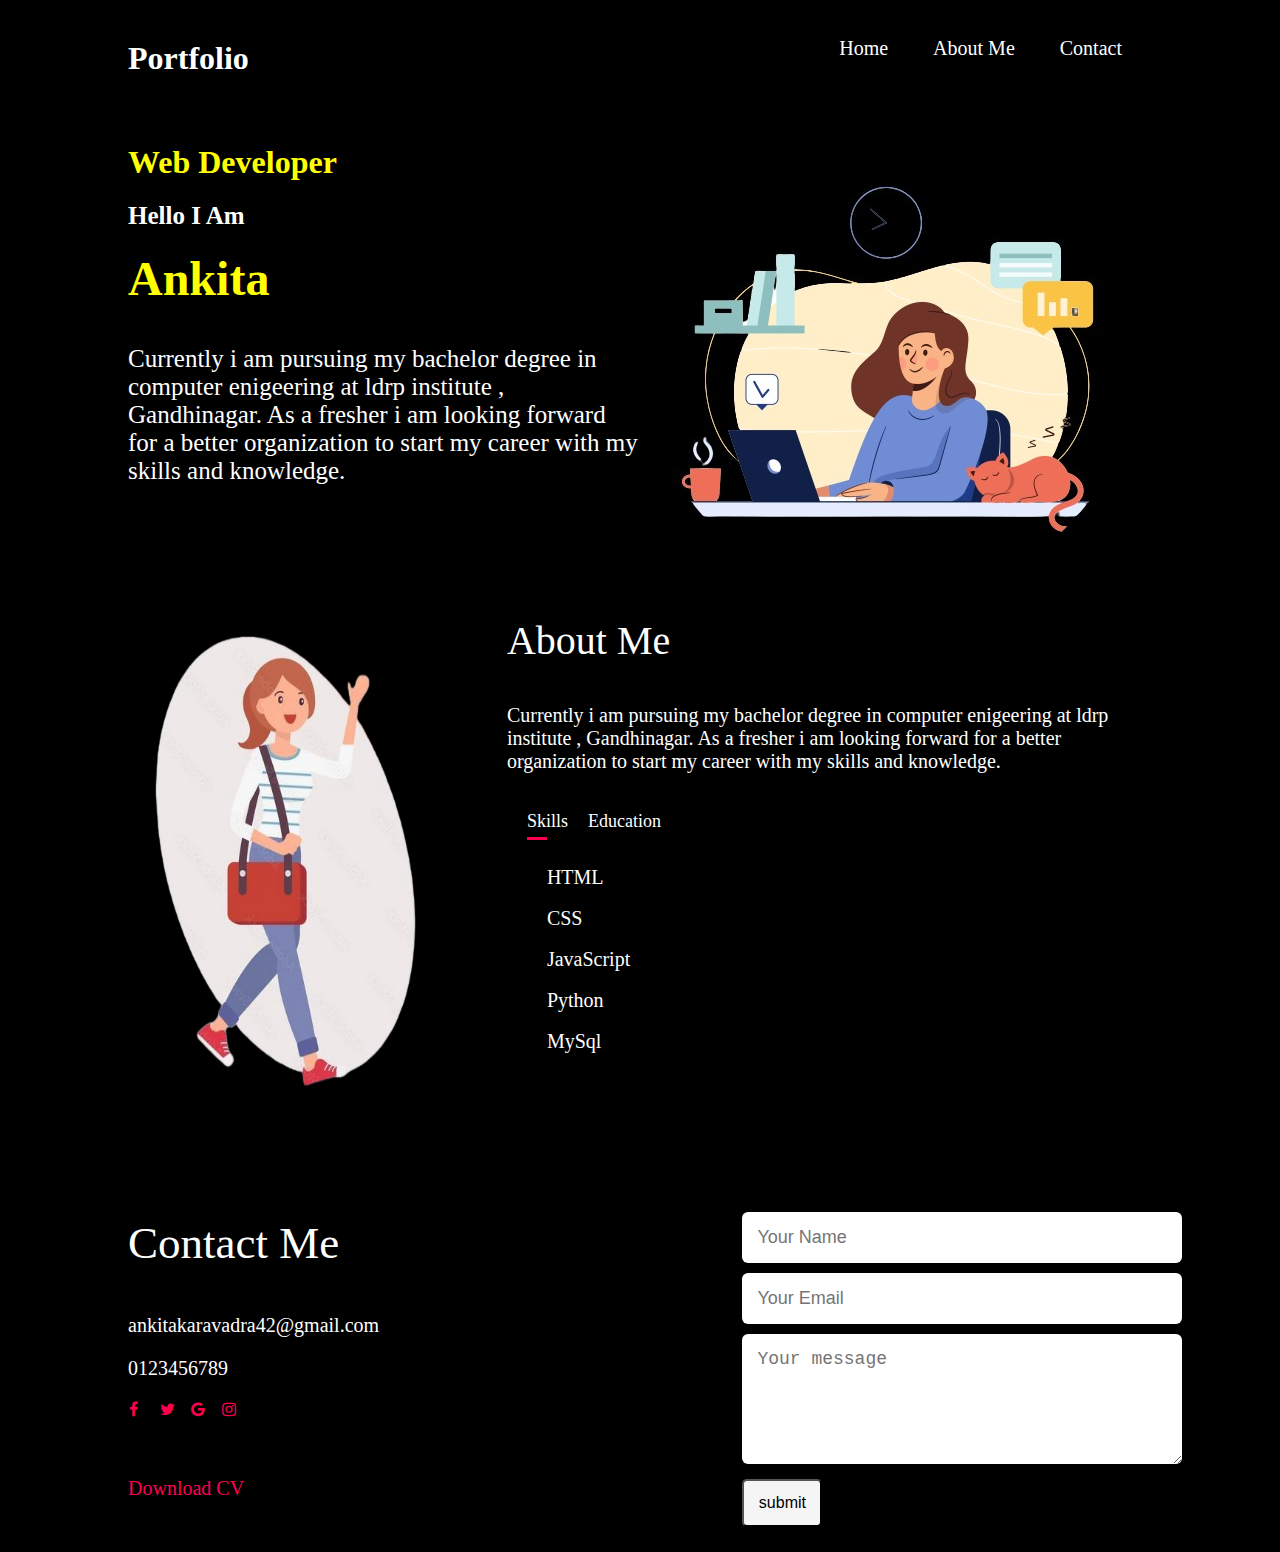
<file: Portfolio/index.html>
<!DOCTYPE html>
<html lang="en">

<head>
    <meta charset="UTF-8">
    <meta http-equiv="X-UA-Compatible" content="IE=edge">
    <meta name="viewport" content="width=device-width, initial-scale=1.0">
    <link rel="stylesheet" href="./style.css">
    <link rel="stylesheet" href="https://cdnjs.cloudflare.com/ajax/libs/font-awesome/4.7.0/css/font-awesome.min.css">

    <title>My Portfolio</title>
</head>

<body>
    <div id="header">
        <div class="header">
            <h3>Portfolio</h3>
            <div style="display: flex;">
                <a href="#">Home</a>
                <a href="#">About Me</a>
                <a href="#"> Contact</a>
            </div>
        </div>
        <div>
            <div style="float: left;width: 50%; height: 27rem; ">

                <h3 style="margin: 4rem 0px 20px 0px; font-size: 2rem; color:yellow;">Web Developer</h3>
                <h2 style="font-size:25px; color: white">Hello I Am </h2>
                <h2 style="font-size: 3rem;  color:yellow; margin-top: 20px;">Ankita</h2>
                <p style="color: white; font-size: 25px; justify-content: right;">Currently i am pursuing my bachelor
                    degree in
                    computer enigeering at ldrp institute , Gandhinagar. As a fresher i am looking forward for
                    a better organization to start my career with my skills and knowledge.</p>
                </p>
            </div>
            <div style="float: left;width: 50%; height: 27rem; margin-top: 20px;">
                <img src="./images/Home.jpg" alt="">
            </div>
        </div>
    </div>


    <div class="pic">
        <div style="float: left;width: 35%; height: 35rem; margin-top: 80px;">
            <img style="height: 31rem; width: 20rem;" src="./images/meee.png" alt="">
        </div>

    </div>


    <div class="about">
        <div class="head" style="float: right;width: 63%; height: 35rem; margin-top: 80px;">
            <p style="margin-top: 5px;font-size: 40px;color: white; font-family: 400;">About Me</p>
            <p style="font-size: 20px; margin-top: 0px; color: white;">Currently i am pursuing my bachelor degree in
                computer
                enigeering at ldrp institute , Gandhinagar. As a fresher i am looking forward for a better organization
                to start my career with my skills and knowledge.</p>


            <div class="tab-tittles">
                <p class="tab-links active-link" onclick="opentab('Skills')">Skills</p>
                <p class="tab-links" onclick="opentab('Education')">Education</p>
            </div>
            <div class="tab-contents active-tab" id="Skills">
                <ul>
                    <li><span>HTML</span><br></li>
                    <li><span>CSS</span><br></li>
                    <li><span>JavaScript</span><br></li>
                    <li><span>Python</span><br></li>
                    <li><span>MySql</span><br></li>
                </ul>
            </div>

            <div class="tab-contents" id="Education">
                <ul>
                    <li><span>BE(Computer Enginnering)</span><br>LDRP institute-(2019-2023)</li><br>
                    <li><span>12TH(Science)</span><br>Royal Group Of Schools-2019</li>
                </ul>
            </div>
        </div>

    </div>

    <div>

        <div style="color: white; width: 60%; float: left;">
            <p style="color: white; font-size: 45px;">Contact Me</p>
            <p style="color: white; font-size: 20px;">ankitakaravadra42@gmail.com</p>
            <p style="color: white; font-size: 20px;">0123456789</p>
            <a href="#" class="fa fa-facebook"></a>
            <a href="#" class="fa fa-twitter"></a>
            <a href="#" class="fa fa-google"></a>
            <a href="#" class="fa fa-instagram"></a><br><br>
            <a href="./images/Ankita_ldrp.pdf" download class="btn" style="margin-top: 40px;">Download CV</a>
        </div>

        <div class="contact-right"
            style="color: white; width:40%; float: right">
            <form style="margin-top: 30px;">
                <input type="text" name="Name" placeholder="Your Name" required>
                <input type="text" name="email" placeholder="Your Email" required>
                <textarea name="Message" rows="5" placeholder="Your message"></textarea>
                <button type="submit">submit</button>
            </form>
        </div>


    </div>

    <script>

        var tablinks = document.getElementsByClassName("tab-links");
        var tabcontents = document.getElementsByClassName("tab-contents");

        function opentab(tabname) {
            for (tablink of tablinks) {
                tablink.classList.remove("active-link");
            }
            for (tabcontent of tabcontents) {
                tabcontent.classList.remove("active-tab");
            }
            event.currentTarget.classList.add("active-link");
            document.getElementById(tabname).classList.add("active-tab")
        }

    </script>
</body>

</html>
</file>
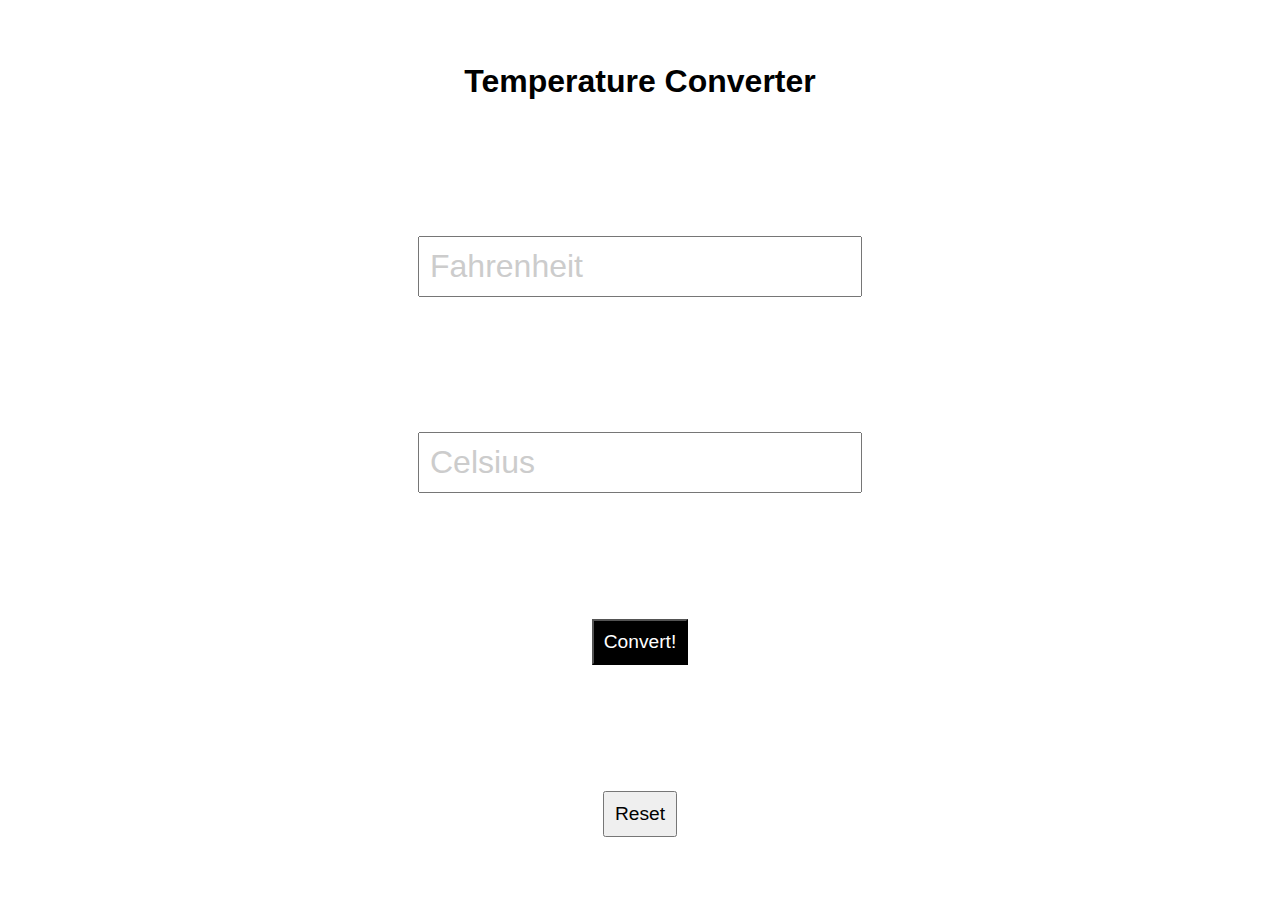
<file: temp/index.html>
<!DOCTYPE html>
<html lang="en">

<head>
    <meta charset="UTF-8">
    <meta name="viewport" content="width=device-width,initial-scale=1.0">
    <meta http-equiv="X-UA-Compatible" content="ie-edge">
    <link rel="stylesheet" href="style.css">
    <title>Degree Converter</title>
</head>

<body>

    <h1>Temperature Converter</h1>
    <input type="text" id="fahrenheit" placeholder="Fahrenheit" name="f" value="" />
    <input type="text" id="celsius" placeholder="Celsius" name="c" value="" />
    <button id="convert">Convert!</button>
    <button id="clear" style="color: black;">Reset</button>



    <script src="main.js"></script>
</body>

</html>
</file>
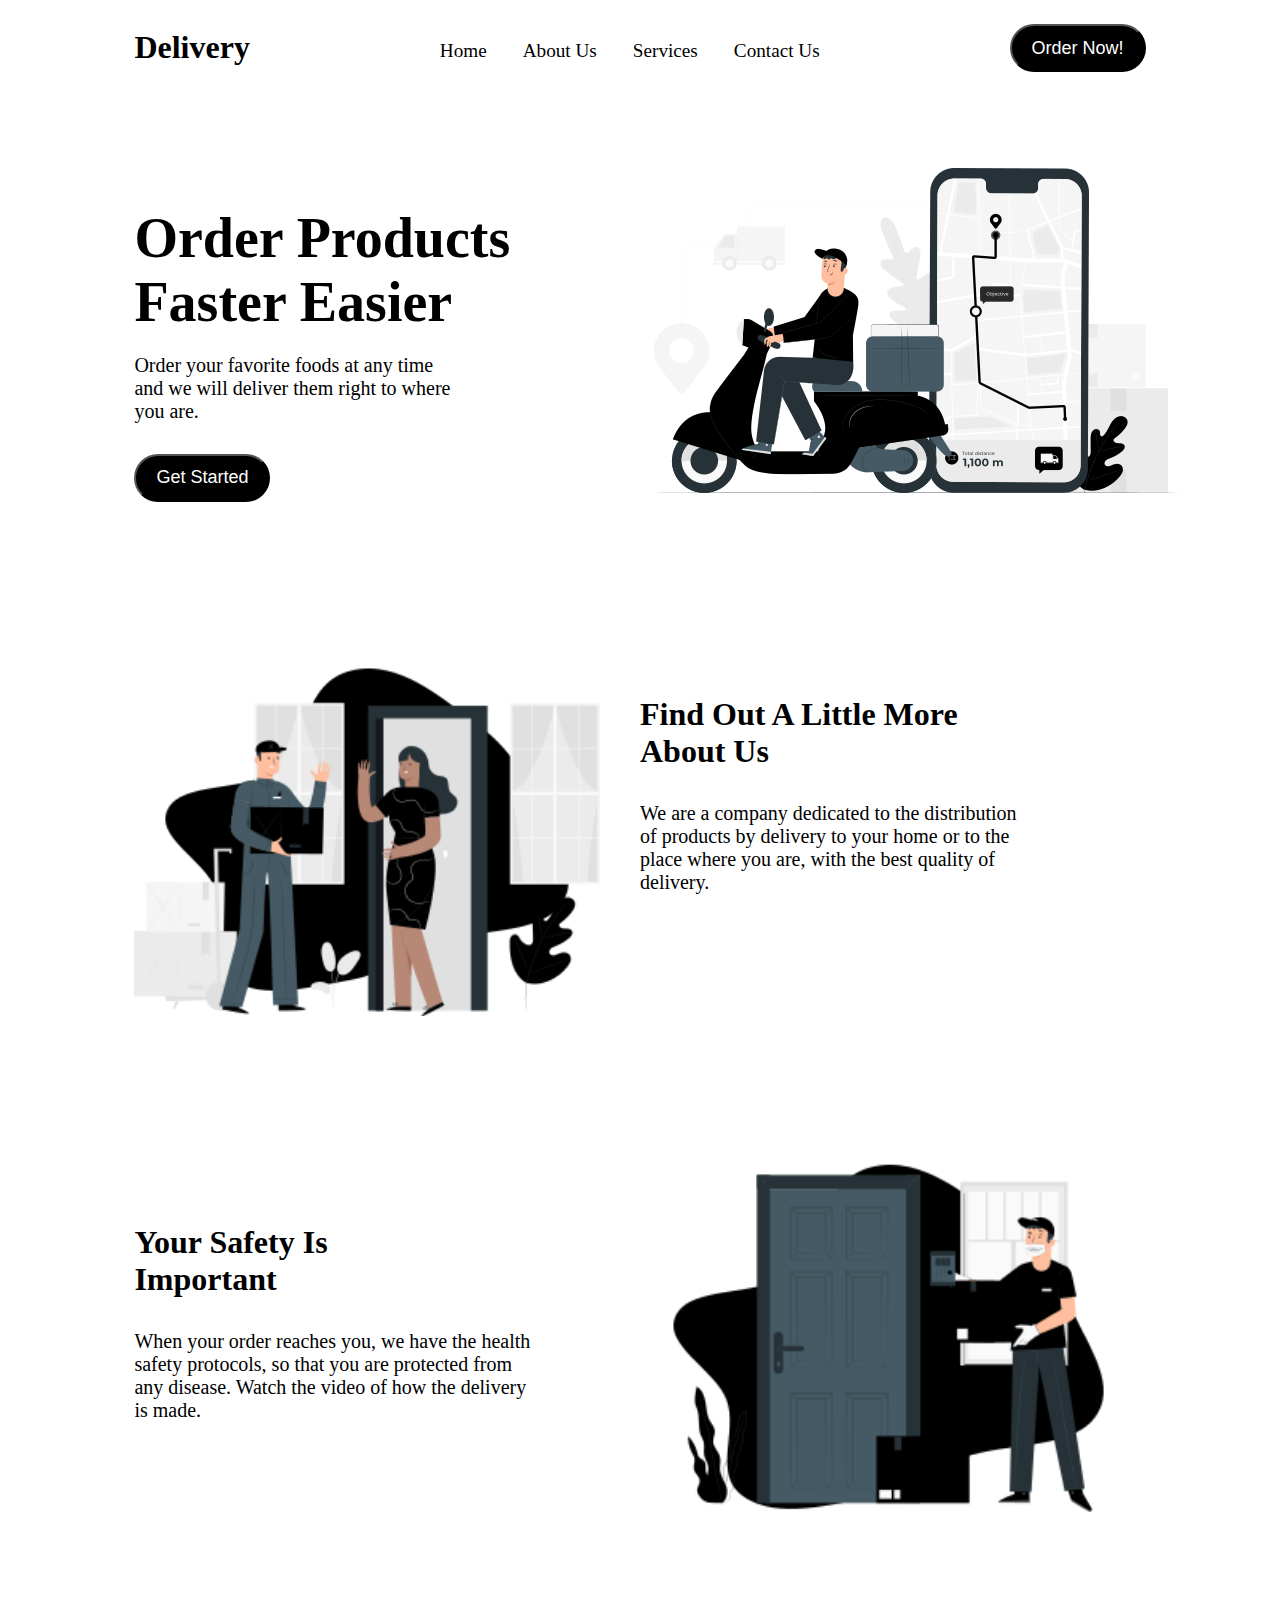
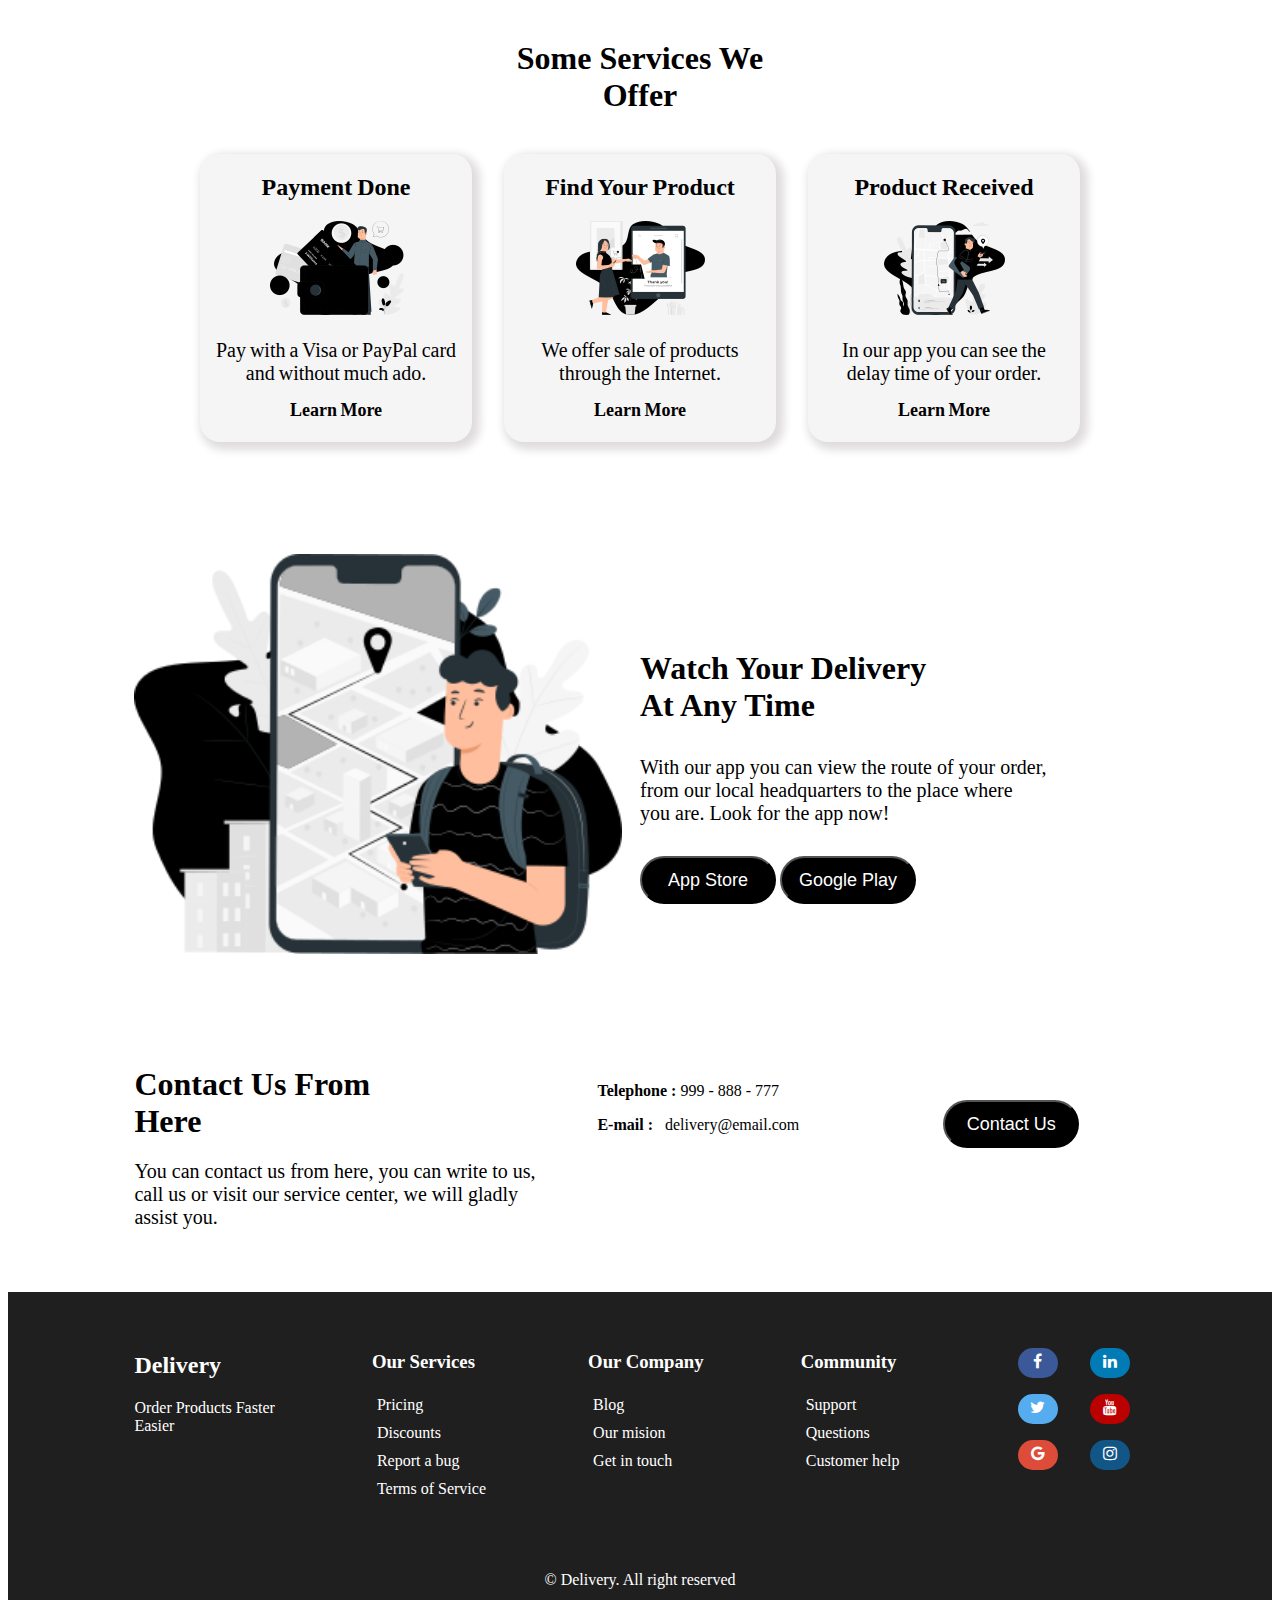
<file: landing page/delivery_home.html>
<!DOCTYPE html>
<html lang="en">

<head>
    <meta charset="UTF-8">
    <meta http-equiv="X-UA-Compatible" content="IE=edge">
    <meta name="viewport" content="width=device-width, initial-scale=1.0">
    <title>Delivery - Landing Page </title>

    <link rel="stylesheet" href="./delivery_home.css">
    <link rel="stylesheet" href="https://cdnjs.cloudflare.com/ajax/libs/font-awesome/4.7.0/css/font-awesome.min.css">
</head>

<body>
    <div class="header">
        <h1>Delivery</h1>
        <div class="header_center">
            <a href="">Home</a>
            <a href="">About Us</a>
            <a href="">Services</a>
            <a href="">Contact Us</a>
        </div>
        <button style="cursor: pointer;">Order Now!</button>
    </div>
    <!-- <hr/> -->
    <div class="imgtxt">
        <div class="left">
            <h1 class="txt11">Order Products<br>
                Faster Easier</h1>
            <p class="txt12">Order your favorite foods at any time<br>
                and we will deliver them right to where<br>
                you are.</p>
            <button style="cursor: pointer;">Get Started</button>
        </div>
        <div class="right">
            <img src="./img/home-ilustration.png" alt="">
        </div>

        <div class="left">
            <img class="img2" src="./img/about-ilustration.png" alt="">
        </div>
        <div class="right">
            <p class="txt21">
                Find Out A Little More<br>
                About Us
            </p>
            <p class="txt12">
                We are a company dedicated to the distribution<br>
                of products by delivery to your home or to the<br>
                place where you are, with the best quality of<br>
                delivery.
            </p>
        </div>

        <div class="left">
            <p class="txt31">Your Safety Is<br>
                Important</p>
            <p class="txt12">
                When your order reaches you, we have the health<br>
                safety protocols, so that you are protected from<br>
                any disease. Watch the video of how the delivery<br>
                is made.
            </p>
        </div>
        <div class="right">
            <img class="img3" src="./img/security-ilustration.png" alt="">
        </div>

        <p class="center_txt txt31">Some Services We<br> Offer</p>

        <div class="service_container">
            <div class="service_boxes">
                <h2>Payment Done</h2>
                <img src="./img/services1-ilustration.png" alt="">
                <p class="txt12">Pay with a Visa or PayPal card<br>
                    and without much ado.</p>
                <a href="">Learn More</a>
            </div>
            <div class="service_boxes">
                <h2>Find Your Product</h2>
                <img src="./img/services2-ilustration.png" alt="">
                <p class="txt12">We offer sale of products<br>
                    through the Internet.</p>
                <a href="">Learn More</a>
            </div>
            <div class="service_boxes">
                <h2>Product Received</h2>
                <img src="./img/services3-ilustration.png" alt="">
                <p class="txt12">In our app you can see the<br>
                    delay time of your order.</p>
                <a href="">Learn More</a>
            </div>
        </div>

        <div class="left">
            <img class="img4" src="./img/app-ilustration.png" alt="">
        </div>
        <div class="right">
            <p class="txt41">
                Watch Your Delivery<br>
                At Any Time
            </p>
            <p class="txt12">
                With our app you can view the route of your order,<br>
                from our local headquarters to the place where<br>
                you are. Look for the app now!
            </p>
            <button style="cursor: pointer;">App Store</button>
            <button style="cursor: pointer;">Google Play</button>
        </div>

        <div class="contact_us">
            <div class="contact_us_left">
                <p class="txt51">Contact Us From<br>
                    Here</p>
                <p class="txt12">
                    You can contact us from here, you can write to us,<br>
                    call us or visit our service center, we will gladly<br>
                    assist you.
                </p>
            </div>
            <div class="contact_us_center">
                <div style="display: flex;">
                    <p><b>Telephone :</b> 999 - 888 - 777 </p>
                </div>
                <div style="display: flex;">
                    <p><b>E-mail :</b> &nbsp; delivery@email.com </p>
                </div>
            </div>
            <div class="contact_us_right">
                <button style="cursor: pointer;"> Contact Us</button>
            </div>
        </div>
    </div>

    <footer>
        <div class="footer_top">
            <div>
                <h2>Delivery</h2>
                <p>Order Products Faster<br>
                    Easier</p>
            </div>
            <div>
                <h3>Our Services</h3>
                <a href="">Pricing</a>
                <a href="">Discounts</a>
                <a href="">Report a bug</a>
                <a href="">Terms of Service</a>
            </div>
            <div>
                <h3>Our Company</h3>
                <a href="">Blog</a>
                <a href="">Our mision</a>
                <a href="">Get in touch</a>
            </div>
            <div>
                <h3>Community</h3>
                <a href="">Support</a>
                <a href="">Questions</a>
                <a href="">Customer help</a>
            </div>
            <div class="social">
                <div>

                    <a href="#" class="fa fa-facebook"></a>
                    <a href="#" class="fa fa-twitter"></a>
                    <a href="#" class="fa fa-google"></a>
                </div>
                <div>
                    <a href="#" class="fa fa-linkedin"></a>
                    <a href="#" class="fa fa-youtube"></a>
                    <a href="#" class="fa fa-instagram"></a>
                </div>
            </div>
        </div>
        <div class="last_line">
            <p>© Delivery. All right reserved</p>
        </div>

    </footer>
</body>

</html>
</file>
<file: Portfolio/style.css>
body {
    width: 80%;
    margin: 0 auto;
    background-color: black;
}


.header {
    height: 5rem;
    display: flex;
    justify-content: space-between;
    font: bold;
}

.header a {
    gap: 10ph;
    margin: 37px 30px 30px 15px;
    font-size: 20px;
    text-decoration: none;
    color: rgb(255, 255, 255);
    font: bold;
}

.header h3 {
    font-size: 32px;
    margin-top: 40px;
    color: rgb(255, 255, 255);
    font: bold;

}

.tab-tittles {
    display: flex;
    margin-top: 1rem;
}

.tab-links {
    margin-left: 20px;
    font-size: 18px;
    font-weight: 400;
    cursor: pointer;
    position: relative;
    color: white;

}

.tab-links::after {
    content: '';
    width: 0;
    height: 3px;
    background: #ff004f;
    left: 0;
    position: absolute;
    bottom: -8px;
    transition: 0.5s;
}

.tab-links.active-link::after {
    width: 50%;
}

span {
    display: flex;
}

.tab-contents ul li {
    list-style: none;
    color: white;

}

.tab-contents ul li span {
    font-size: 20px;
    font-weight: 100;
    color: white;
    display: flex;
}

.tab-contents {
    display: none;
}

.tab-contents.active-tab {
    display: flex;

}

.fa {
    padding: 1px;
    font-size: 90px;
    width: 25px;
    text-decoration: none;
    border-radius: 30px;
    transition: transform 0.5s;
    color: #ff004f;
}

.fa:hover {
    background-color: white;
    color: black;
    transform: translateY(-5px);
}

.contact-left {
    flex-basis: 10%;
}

.contact-right {
    flex-basis: 60%;
    height: 20rem;
    display: flex;
    margin-bottom: 60px;
}

.contact-left p {
    display: flex;

}

.btn {
    display: inline-block;
    margin-top: 40px;
    text-decoration: none;
    color: #ff004f;
    font-size: 20px;
}

.btn:hover {
    background-color: black;
    color: white;
    cursor: pointer;
}

.contact-right form {
    width: 100%;
    color: #ff004f;
}

form input,
form textarea {
    width: 100%;
    border: 0;
    outline: none;
    background: #fff;
    padding: 15px;
    margin-top: 10px;
    color:black;
    font-size: 18px;
    border-radius: 6px;
}
form button{
    background-color: whitesmoke;
    color: black;
    height: 3rem;
    width: 5rem;
    border-radius: 5px;
    font-size: 16px;
    padding: 3px;
    cursor: pointer;
    margin-top: 0.7rem;
    font-weight: 400;
}
form button:hover{
    background-color: white;
    color: #ff004f;
}
</file>
<file: temp/style.css>
*{
    padding:0;
    margin:0px;
    box-sizing: border-box;
  }
  body{
    width:100vw;
    height: 100vh;
    display:grid;
    place-items:center;
    background-repeat: no-repeat;
    background-size: cover;
  }
  
  
  #convert {
    background-color: black;
  }
  #convert:hover {
    background-color: black;
  }
  h1 {
    font-family: sans-serif;
    color:black;
  }
  input {
    display: block;
    padding: 10px;
    margin-top: 10px;
    font-size: 2em;
    color: black;
  }
  ::-webkit-input-placeholder {
     color: #ccc;
  }
  :-moz-placeholder { 
     color: #ccc;  
  }
  ::-moz-placeholder {  
     color: #ccc;  
  }
  :-ms-input-placeholder {  
     color: #ccc;  
  }
  button {
    padding: 10px;
    font-size: 1.2em;
    color: white;
    
  }
</file>
<file: landing page/delivery_home.css>
/* body {
    margin-left: auto;
    margin-right: auto;
} */

.header {
    height: 5rem;
    width: 80%;
    position: sticky;
    display: flex;
    margin: 0px auto 0px auto;
    justify-content: space-between;
    /* background-color: aqua; */
}

.header_center {
    margin-top: 2rem;
    /* width: 30rem; */
}

.header_center a {
    text-decoration: none;
    color: black;
    margin: 0rem 1rem 0rem 1rem;
    font: bolder;
    font-size: larger;
}

button {
    margin-top: 1rem;
    height: 3rem;
    width: 8.5rem;
    font-size: large;
    border-radius: 50px;
    background-color: black;
    color: white;
}

.imgtxt {
    width: 80%;
    /* height: 20rem; */
    margin: 3rem auto;
}

.left {
    /* background-color: blueviolet; */
    float: left;
    height: 30rem;
    width: 50%;
    margin-top: 1rem;
}

.right {
    /* background-color: brown; */
    float: right;
    height: 30rem;
    width: 50%;
    margin-top: 1rem;
}

.txt11 {
    font-size: 3.5rem;
    margin-bottom: 10px;
}

.txt12 {
    font-size: 20px;
    margin-bottom: 15px;
}

.img2 {
    height: 22rem;
    /* width: auto; */
}

.txt21 {
    font-size: 2rem;
    font: bolder;
    font-weight: 600;
    margin-top: 2rem;
    /* justify-content: center; */
}

.img3 {
    height: 22rem;
}

.txt31 {
    font-size: 2rem;
    font: bolder;
    font-weight: 600;
    margin-top: 4rem;
}

.center_txt {
    text-align: center;
    margin-bottom: 1.5rem;
}

.service_container {
    display: flex;
    justify-content: center;
}

.service_boxes {
    background-color: whitesmoke;
    font: 2rem;
    text-align: center;
    word-spacing: -1px;
    /* padding: 10px; */
    height: 18rem;
    width: 17rem;
    margin: 1rem 1rem 6rem 1rem;
    border-radius: 20px;
    box-shadow: 4px 4px 8px 4px rgb(223, 220, 220);
}

.service_boxes a {
    text-decoration: none;
    color: black;
    font-size: large;
    font-weight: bolder;
}

.img4 {
    height: 25rem;
}

.txt41 {
    font-size: 2rem;
    font: bolder;
    font-weight: 600;
    margin-top: 6rem;
}

.contact_us {
    height: auto;
    width: 100%;
    /* background-color: aqua; */
    display: flex;
    justify-content: space-between;
    /* margin-bottom: 0rem; */
}

.contact_us_left {
    width: 40%;
}

.txt51 {
    font-size: 2rem;
    font: bolder;
    font-weight: 600;
    margin-bottom: 1rem;
}

.contact_us_center {
    /* margin-top: 3rem; */
    padding: 40px 0;
    width: 30%;
}

.contact_us_center p {
    margin: 8px;
}

.contact_us_right {
    padding: 50px 0;
    width: 20%;
}

footer {
    background-color: rgb(31, 31, 31);
    height: auto;
    width: 100%;
    color: white;
}

.footer_top {
    display: flex;
    width: 80%;
    margin: 0 auto;
    padding-top: 40px;
    justify-content: space-between;
}

.footer_top a {
    display: grid;
    padding: 5px;
    text-decoration: none;
    color: white;
    /* margin: 10px; */
}

.social{
    display: flex; 
    /* justify-content: stretch;    */
}
.fa {
    border-radius: 50px;
    /* padding: 20px; */
    /* font-size: 10px; */
    height: 20px;
    width: 30px;
    text-align: center;
    text-decoration: none;
    /* margin: 70px 2px; */
    margin: 1rem 1rem 1rem 1rem;
    display: flex;
}

.fa-facebook {
    background: #3B5998;
    color: white;
}

.fa-twitter {
    background: #55ACEE;
    color: white;
}

.fa-google {
    background: #dd4b39;
    color: white;
}

.fa-linkedin {
    background: #007bb5;
    color: white;
}

.fa-youtube {
    background: #bb0000;
    color: white;
}

.fa-instagram {
    background: #125688;
    color: white;
}

.last_line{
    text-align: center;
    margin-top: 2rem;
    padding: 20px;
}
</file>
